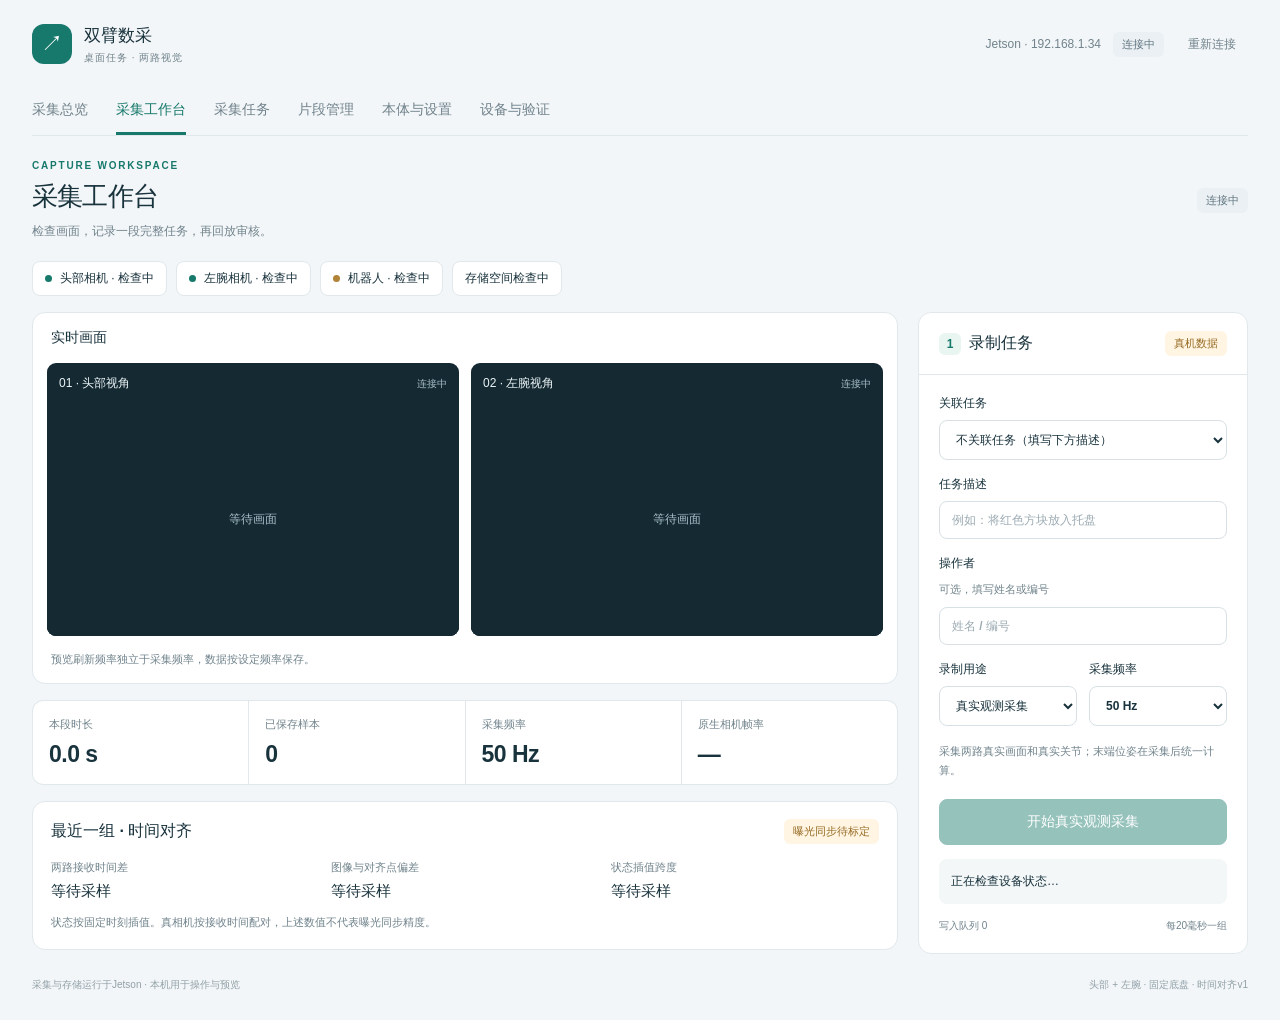
<file: gui_source/gui_shell.html>
<!doctype html>
<html lang="zh-CN"><head><meta charset="utf-8"><meta name="viewport" content="width=device-width,initial-scale=1"><title>双臂数采 · 采集工作台</title>
<style>
:root{--ink:#19333d;--muted:#70838c;--line:#e0e8ec;--teal:#16796b;--green:#e9f5f0;--amber:#fff5e2;font-family:"Segoe UI","Microsoft YaHei",sans-serif;color:var(--ink);background:#f3f6f8;font-size:14px;font-synthesis:none}*{box-sizing:border-box}body{margin:0}h1,h2,h3,p{margin:0}h1{font-size:26px;letter-spacing:-.8px}h2{font-size:16px}h3{font-size:13px}p{line-height:1.7}button,input,select{font:inherit}button{border:1px solid var(--line);border-radius:8px;background:white;color:var(--ink);padding:10px 15px;cursor:pointer;font-weight:600}button:hover:not(:disabled){background:#edf4f3}button:disabled{opacity:.45;cursor:not-allowed}button:focus-visible,input:focus-visible,select:focus-visible,a:focus-visible,summary:focus-visible{outline:3px solid #8ec7ba;outline-offset:3px}.primary{background:var(--teal);border-color:var(--teal);color:white}.primary:hover:not(:disabled){background:#10665a}.stop{color:#ad4141;border-color:#edc4c1;background:#fff8f7}.small-button{font-size:12px;padding:7px 11px}.quiet{background:transparent;border-color:transparent;color:var(--muted)}a{color:var(--teal);text-underline-offset:3px}.muted{font-size:12px;color:var(--muted)}.badge{display:inline-flex;align-items:center;gap:6px;background:#eaf0f3;color:#617681;border-radius:6px;padding:5px 9px;font-size:11px;font-weight:600;white-space:nowrap}.badge.green{background:var(--green);color:#187361}.badge.amber{background:var(--amber);color:#966b24}.badge.red{background:#fff0ed;color:#b2413b}.dot{display:inline-block;width:7px;height:7px;background:currentColor;border-radius:50%;flex:none}[hidden]{display:none!important}
.shell{max-width:1480px;margin:auto;padding:0 32px 28px}.topbar{min-height:88px;display:flex;align-items:center;justify-content:space-between;gap:16px}.brand{display:flex;align-items:center;gap:12px}.mark{width:40px;height:40px;display:grid;place-items:center;background:var(--teal);border-radius:12px;color:white;font-size:22px;font-weight:700}.brand-title{font-size:17px;font-weight:700}.brand-sub{font-size:10px;color:var(--muted);letter-spacing:1px;margin-top:4px}.connection{display:flex;align-items:center;gap:12px}.tabs{display:flex;gap:28px;border-bottom:1px solid var(--line);margin-bottom:24px}.tab{padding:13px 0;border:0;border-bottom:3px solid transparent;border-radius:0;background:none;color:var(--muted)}.tab[aria-selected=true]{color:var(--teal);border-bottom-color:var(--teal)}.tab:hover:not(:disabled){background:none}.page-title{display:flex;align-items:center;justify-content:space-between;gap:16px;margin-bottom:20px}.eyebrow{font-size:10px;letter-spacing:1.8px;font-weight:700;color:var(--teal);margin-bottom:8px}.subtitle{font-size:12px;color:var(--muted);margin-top:7px}.notice{display:flex;gap:12px;align-items:center;background:var(--amber);border:1px solid #eedcba;border-radius:10px;padding:12px 15px;font-size:12px;color:#896021;line-height:1.7;margin-bottom:18px}.notice.error{background:#fff0ed;color:#a94039;border-color:#efc5bf}.device-strip{display:flex;flex-wrap:wrap;gap:9px;margin-bottom:16px}.device-pill{background:#fff;border:1px solid var(--line);border-radius:8px;padding:8px 12px;font-size:12px;display:flex;align-items:center;gap:8px}.device-pill .dot{color:var(--teal)}.device-pill.warn .dot{color:#b18338}.device-pill.bad .dot{color:#b8413e}.panel{background:#fff;border:1px solid var(--line);border-radius:13px;min-width:0}.panel-head{padding:18px 20px;display:flex;align-items:center;justify-content:space-between;gap:10px;border-bottom:1px solid var(--line)}.panel-body{padding:20px}.work-grid{display:grid;grid-template-columns:minmax(0,1fr) 330px;gap:20px;align-items:start}.view-column{min-width:0}.view-top{padding:16px 18px;display:flex;align-items:center;justify-content:space-between;gap:10px}.view-top h2{font-size:14px}.cameras{display:grid;grid-template-columns:repeat(2,minmax(0,1fr));gap:12px;padding:0 14px 14px}.camera{background:#142932;border-radius:9px;overflow:hidden;min-width:0;position:relative}.camera img{display:block;width:100%;aspect-ratio:16/9;object-fit:contain;background:#142932}.camera label{padding:12px;color:#edf6f8;display:flex;justify-content:space-between;align-items:center;font-size:12px;gap:6px}.camera label .muted{font-size:10px;color:#a9c0ca}.camera-fallback{position:absolute;inset:40px 0 0;display:grid;place-items:center;background:#142932;color:#a9c0ca;font-size:12px;pointer-events:none}.preview-note{font-size:11px;color:var(--muted);padding:0 18px 14px}.metrics{display:grid;grid-template-columns:repeat(4,minmax(0,1fr));gap:1px;background:var(--line);border:1px solid var(--line);border-radius:11px;overflow:hidden;margin-top:16px}.metric{background:white;padding:16px;min-width:0}.metric small{display:block;font-size:11px;color:var(--muted);margin-bottom:9px}.metric strong{font-size:23px;font-weight:650;letter-spacing:-.5px;font-variant-numeric:tabular-nums}.quality{padding:17px 18px;margin-top:16px}.quality-head{display:flex;align-items:center;justify-content:space-between;gap:10px}.quality-items{display:grid;grid-template-columns:repeat(3,minmax(0,1fr));gap:12px;margin-top:16px}.quality-items small{display:block;font-size:11px;color:var(--muted);margin-bottom:7px}.quality-items strong{font-size:15px;font-variant-numeric:tabular-nums}.quality p{font-size:11px;color:var(--muted);margin-top:12px}.record-panel{position:sticky;top:16px}.step{display:inline-grid;place-items:center;width:22px;height:22px;border-radius:6px;background:var(--green);color:var(--teal);font-size:12px;margin-right:8px}.field{display:flex;flex-direction:column;gap:8px;margin-bottom:16px;font-size:12px;font-weight:600}input[type=text],input[type=search],select{padding:11px 12px;background:white;border:1px solid #d7e1e5;border-radius:8px;color:var(--ink);width:100%;min-width:0}input::placeholder{color:#9cabb2}input:disabled,select:disabled{background:#f6f8f9;color:#889aa3}.field-row{display:grid;grid-template-columns:1fr 1fr;gap:12px}.help{font-size:11px;color:var(--muted);line-height:1.7;font-weight:400}.record-actions{display:flex;flex-direction:column;gap:9px;margin-top:20px}.record-actions button{width:100%;padding:13px}.phase-hint{margin-top:14px;background:#f3f7f8;border-radius:8px;padding:12px;font-size:12px;line-height:1.7}.review-box{background:#f0faf5;border:1px solid #bcded1;border-radius:9px;padding:14px;margin-top:15px}.review-box p{font-size:12px;margin-top:8px;overflow-wrap:anywhere}.review-buttons{display:flex;gap:8px;margin-top:12px}.review-buttons button{flex:1;font-size:12px;padding:9px 5px}.review-success{display:flex;gap:7px;align-items:center;font-size:12px;margin-top:12px}input[type=checkbox]{width:16px;height:16px;accent-color:var(--teal);cursor:pointer}.record-footer{display:flex;align-items:center;justify-content:space-between;gap:8px;margin-top:15px;font-size:10px;color:var(--muted)}.error-box{display:none;background:#fff0ee;border:1px solid #efc7c0;color:#ad3d37;border-radius:8px;padding:12px;font-size:12px;overflow-wrap:anywhere;margin-top:12px}.replay-bar{padding:14px 18px;border-top:1px solid var(--line)}.replay-title{font-size:12px;overflow-wrap:anywhere;margin-bottom:10px}.replay{display:flex;align-items:center;gap:10px}input[type=range]{width:100%;min-width:0;accent-color:var(--teal)}#replayFrame{white-space:nowrap;font-size:11px;font-variant-numeric:tabular-nums}.library-toolbar{display:grid;grid-template-columns:minmax(200px,1fr) 150px 150px;gap:12px;margin-bottom:18px}.library-toolbar label{display:flex;flex-direction:column;gap:6px;font-size:11px;color:var(--muted)}.episode{display:grid;grid-template-columns:20px minmax(0,1fr) auto;align-items:center;gap:14px;padding:17px 20px;border-bottom:1px solid var(--line)}.episode:last-child{border:0}.episode-text{min-width:0}.episode-text strong{font-size:13px;display:block;overflow-wrap:anywhere}.episode-info{display:flex;align-items:center;flex-wrap:wrap;gap:8px;margin-top:7px;font-size:11px;color:var(--muted)}.episode-id{font:10px Consolas,monospace;color:#91a0a8;margin-top:7px;overflow-wrap:anywhere}.empty{text-align:center;padding:48px 20px;color:var(--muted)}.empty strong{display:block;color:var(--ink);font-size:15px;margin-bottom:8px}.empty p{font-size:12px}.library-footer{display:flex;justify-content:space-between;align-items:center;flex-wrap:wrap;gap:14px;padding:16px 20px;border-top:1px solid var(--line)}.pagination{display:flex;align-items:center;gap:10px;font-size:12px;color:var(--muted)}.export-bar{margin-top:18px;padding:18px 20px;display:flex;justify-content:space-between;align-items:center;gap:16px}.export-bar p{font-size:12px;color:var(--muted);margin-top:5px}.path{font:11px/1.7 Consolas,monospace;color:#587381;overflow-wrap:anywhere;background:#f2f6f8;border-radius:8px;padding:12px;margin-top:12px}.device-checks{display:grid;grid-template-columns:repeat(3,minmax(0,1fr));gap:16px;margin-bottom:18px}.device-check{padding:20px;background:#fff;border:1px solid var(--line);border-radius:12px;display:flex;flex-direction:column;gap:12px;min-width:0}.device-check .muted{overflow-wrap:anywhere}.arm-state{display:grid;grid-template-columns:1fr 1fr;gap:14px;margin-top:15px}.arm-state>div{background:#f5f8f9;border-radius:8px;padding:16px;min-width:0}.values{font:12px/1.9 Consolas,monospace;color:#4e6976;white-space:pre-wrap;overflow-wrap:anywhere;margin-top:10px}details.panel{margin-bottom:16px}details.panel>summary{padding:19px 20px;cursor:pointer;font-size:14px;font-weight:600}details.panel[open]>summary{border-bottom:1px solid var(--line)}.controls{display:flex;align-items:center;flex-wrap:wrap;gap:10px;margin-top:16px}#demoSteps{display:grid;grid-template-columns:repeat(3,minmax(0,1fr));gap:10px;margin-top:18px}#demoSteps>div{min-width:0;overflow-wrap:anywhere}.footer{display:flex;justify-content:space-between;gap:10px;padding-top:24px;font-size:10px;color:#91a0a8}.toast{position:fixed;bottom:24px;left:50%;transform:translateX(-50%);max-width:calc(100% - 32px);padding:13px 20px;border-radius:10px;background:#203c47;color:white;box-shadow:0 8px 24px #18334525;font-size:13px;z-index:20;overflow-wrap:anywhere}
@media(min-width:1400px){.work-grid{grid-template-columns:minmax(0,1fr) 360px}}@media(max-width:1050px){.shell{padding:0 20px 24px}.work-grid{grid-template-columns:minmax(0,1fr) 300px}.cameras{grid-template-columns:1fr}.camera img{max-height:240px}.metrics{grid-template-columns:repeat(2,minmax(0,1fr))}.connection-note{display:none}}
@media(max-width:720px){.shell{padding:0 16px 20px}.topbar{min-height:76px;gap:8px}.mark{width:34px;height:34px;font-size:19px}.brand-title{font-size:15px}.brand-sub{font-size:9px}.connection{gap:4px}.connection .small-button{padding:7px}.tabs{gap:22px;font-size:13px;margin-bottom:20px}.page-title{align-items:flex-start}h1{font-size:23px}.device-pill{font-size:11px;padding:7px 9px}.work-grid{grid-template-columns:1fr}.record-panel{position:static}.cameras{grid-template-columns:repeat(2,minmax(0,1fr));gap:8px;padding:0 10px 10px}.camera label{padding:9px 8px;font-size:11px;flex-wrap:wrap}.camera label .muted{font-size:9px}.camera img{max-height:none}.metrics{grid-template-columns:repeat(4,minmax(0,1fr))}.metric{padding:13px 9px}.metric small{font-size:9px}.metric strong{font-size:17px}.quality{padding:15px}.quality-head{align-items:flex-start}.quality-items{gap:8px}.quality-items small{font-size:10px}.quality-items strong{font-size:13px}.library-toolbar{grid-template-columns:1fr 1fr}.library-toolbar .search{grid-column:1/-1}.episode{padding:15px 13px;gap:9px}.export-bar{align-items:stretch;flex-direction:column}.device-checks,.arm-state,#demoSteps{grid-template-columns:1fr}.footer{flex-direction:column;gap:5px}.panel-body{padding:17px}.notice{padding:11px 12px}}
@media(prefers-reduced-motion:reduce){*{scroll-behavior:auto!important;transition:none!important}}
</style></head><body><main class="shell">
<header class="topbar"><div class="brand"><div class="mark" aria-hidden="true">↗</div><div><div class="brand-title">双臂数采</div><div class="brand-sub">桌面任务 · 两路视觉</div></div></div><div class="connection"><span class="muted connection-note">Jetson · 192.168.1.34</span><span class="badge" id="connectionBadge" role="status">连接中</span><button id="reconnect" class="small-button quiet">重新连接</button></div></header>
<nav class="tabs" role="tablist" aria-label="工作区域"><button class="tab" role="tab" id="tab-dashboard" aria-selected="false" aria-controls="dashboard" data-tab="dashboard" tabindex="-1">采集总览</button><button class="tab" role="tab" id="tab-capture" aria-selected="true" aria-controls="capture" data-tab="capture">采集工作台</button><button class="tab" role="tab" id="tab-tasks" aria-selected="false" aria-controls="tasks" data-tab="tasks" tabindex="-1">采集任务</button><button class="tab" role="tab" id="tab-library" aria-selected="false" aria-controls="library" data-tab="library" tabindex="-1">片段管理 <span id="episodeCount"></span></button><button class="tab" role="tab" id="tab-robot" aria-selected="false" aria-controls="robot" data-tab="robot" tabindex="-1">本体与设置</button><button class="tab" role="tab" id="tab-devices" aria-selected="false" aria-controls="devices" data-tab="devices" tabindex="-1">设备与验证</button></nav>
<section id="exportNotice" class="export-notice" aria-label="导出状态" hidden><span id="exportNoticeText" role="status" aria-live="polite"></span><button id="exportNoticeOpen" type="button" class="small-button">查看导出</button></section>
<div class="notice error" id="connectionAlert" hidden role="alert">连接已中断。请检查网络或使用本地启动器恢复服务，页面会自动重试。服务器上的录制不一定已经停止。</div><div class="notice" id="storageAlert" hidden></div>
<section id="capture" role="tabpanel" aria-labelledby="tab-capture"><div class="page-title"><div><div class="eyebrow">CAPTURE WORKSPACE</div><h1>采集工作台</h1><p class="subtitle">检查画面，记录一段完整任务，再回放审核。</p></div><span class="badge" id="phase">连接中</span></div>
<div class="device-strip"><div class="device-pill" id="headPill"><span class="dot"></span><span>头部相机 · 检查中</span></div><div class="device-pill" id="wristPill"><span class="dot"></span><span>左腕相机 · 检查中</span></div><div class="device-pill warn" id="robotPill"><span class="dot"></span><span>机器人 · 检查中</span></div><div class="device-pill" id="diskSpace">存储空间检查中</div></div>
<div class="work-grid"><div class="view-column"><div class="panel"><div class="view-top"><h2 id="previewMode">实时画面</h2><button id="live" class="small-button quiet" hidden>返回实时画面</button></div><div class="cameras">
<div class="camera"><label>01 · 头部视角 <span class="muted">连接中</span></label><img id="head" alt="头部相机画面"><div class="camera-fallback" id="headFallback">等待画面</div></div>
<div class="camera"><label>02 · 左腕视角 <span class="muted">连接中</span></label><img id="left_wrist" alt="左腕相机画面"><div class="camera-fallback" id="left_wristFallback">等待画面</div></div>
</div><p class="preview-note" id="previewNote">预览刷新频率独立于采集频率，数据按设定频率保存。</p><div id="replayControls" class="replay-bar" hidden><div id="replayTitle" class="replay-title"></div><div class="replay-toolbar"><button class="small-button primary" id="replayPlay" type="button" disabled>播放</button><button class="small-button" id="replayRestart" type="button" disabled>从头播放</button><span id="replayTime" class="muted">0:00 / 0:00</span><span id="replayStatus" class="help" role="status">已暂停</span></div><div class="replay"><button class="small-button" id="previousFrame" aria-label="上一帧">←</button><input type="range" id="replaySlider" min="0" max="0" value="0" aria-label="回放帧"><button class="small-button" id="nextFrame" aria-label="下一帧">→</button><span class="muted" id="replayFrame">0 / 0</span></div></div></div>
<div class="metrics"><div class="metric"><small>本段时长</small><strong id="duration">0.0 s</strong></div><div class="metric"><small>已保存样本</small><strong id="frameCount">0</strong></div><div class="metric"><small>采集频率</small><strong id="sampleHz">50 Hz</strong></div><div class="metric"><small>原生相机帧率</small><strong id="cameraSpeed">—</strong></div></div>
<div class="panel quality"><div class="quality-head"><h2 id="qualityTitle">最近一组 · 时间对齐</h2><span class="badge amber">曝光同步待标定</span></div><div class="quality-items"><div><small>两路接收时间差</small><strong id="pairSkew">等待采样</strong></div><div><small>图像与对齐点偏差</small><strong id="imageOffset">等待采样</strong></div><div><small>状态插值跨度</small><strong id="interpolationGap">等待采样</strong></div></div><p id="timingStatus">状态按固定时刻插值。真相机按接收时间配对，上述数值不代表曝光同步精度。</p></div></div>
<aside class="panel record-panel" aria-label="录制操作"><div class="panel-head"><h2 id="capturePanelTitle"><span class="step">1</span>录制任务</h2><span class="badge amber" id="sourceBadge">真机数据</span></div><div class="panel-body"><div id="captureSetup">
<label class="field">关联任务<select id="captureTask"><option value="">不关联任务（填写下方描述）</option></select></label><label class="field">任务描述<input id="task" type="text" maxlength="300" placeholder="例如：将红色方块放入托盘"></label><label class="field">操作者 <span class="help">可选，填写姓名或编号</span><input id="operator" type="text" maxlength="80" placeholder="姓名 / 编号" autocomplete="off"></label>
<div class="field-row"><label class="field">录制用途<select id="capturePurpose"><option value="observation">真实观测采集</option><option value="training">正式示教（未就绪）</option></select></label><label class="field">采集频率<select id="sampleRate"><option value="5">5 Hz</option><option value="10">10 Hz</option><option value="20">20 Hz</option><option value="30">30 Hz</option><option value="50" selected>50 Hz</option></select></label></div>
<p class="help" id="purposeHint">采集两路真实画面和真实关节；末端位姿在采集后统一计算。</p><div class="record-actions"><button class="primary" id="start" disabled>开始真实观测采集</button><button class="stop" id="stop" disabled hidden>结束录制</button></div><p class="phase-hint" id="hint">正在检查设备状态…</p>
</div><div class="review-box" id="reviewBox" hidden><h3><span class="step">2</span>审核所选片段</h3><p id="reviewLabel"></p><button class="small-button" id="reviewCurrent" style="margin-top:10px">回放待审核片段</button><div id="reviewDecision"><label class="field" style="margin-top:12px">任务结果（人工标注）<select id="success"><option value="unknown">未标注</option><option value="success">成功</option><option value="failure">失败</option></select></label><div class="review-buttons"><button class="primary" id="keep" disabled>保留片段</button><button id="discard" disabled>舍弃片段</button></div><p class="help">舍弃只改变审核状态，原始数据仍保留。</p></div><p id="reviewDecisionStatus" class="help"></p><button id="returnCaptureSide" class="primary" type="button">返回采集，录制下一轮</button></div><div class="error-box" id="error" role="alert"></div><div class="record-footer"><span id="queue">写入队列 0</span><span id="sampleInterval">每20毫秒一组</span></div></div></aside></div></section>
<section id="library" role="tabpanel" aria-labelledby="tab-library" hidden><div class="page-title"><div><div class="eyebrow">EPISODE LIBRARY</div><h1>片段管理</h1><p class="subtitle">回放、筛选与导出。历史数据完整保留。</p></div><button class="small-button" id="refreshEpisodes">刷新列表</button></div>
<div class="library-toolbar"><label class="search">搜索任务或片段编号<input id="episodeSearch" type="search" placeholder="输入任务描述或片段编号"></label><label>审核状态<select id="episodeFilter"><option value="all">全部状态</option><option value="COMMITTED">已保留</option><option value="REVIEW">待审核</option><option value="FAULT">故障 / 中断恢复</option><option value="DISCARDED">已舍弃</option></select></label><label>数据版本<select id="versionFilter"><option value="current">当前采集版本</option><option value="all">全部版本</option></select></label></div>
<div class="panel"><div class="panel-head"><h2 id="libraryCount">正在加载片段</h2><button class="small-button quiet" id="clearSelection">清空选择</button></div><div id="episodes"></div><div class="library-footer"><span class="muted">每页8段 · 观测片段可回放；训练导出需要真实动作目标</span><div class="pagination"><button class="small-button" id="prevPage">上一页</button><span id="pageNumber">1 / 1</span><button class="small-button" id="nextPage">下一页</button></div></div></div>
<div class="panel export-bar"><div><strong id="selectionCount">未选择片段</strong><p id="selectionHint">不同采集版本不能混合导出。</p></div><button class="primary" id="export" disabled>导出选中片段</button></div><div id="exportInfo" role="status"></div></section>
<section id="devices" role="tabpanel" aria-labelledby="tab-devices" hidden><div class="page-title"><div><div class="eyebrow">DEVICES & VALIDATION</div><h1>设备与验证</h1><p class="subtitle">查看真实设备健康、关节反馈、末端位姿与时间诊断。</p></div></div><div id="deviceChecks" class="device-checks"></div><div class="notice" id="sourceMessage">正在连接真实机器人反馈和双相机。</div>
<details class="panel" id="timingPanel"><summary>自动时间诊断 · 无需摆放标记</summary><div class="panel-body"><p class="muted">连续观察最近30秒的相机数据，不额外保存图像。统计接收间隔和处理耗时，包含空闲及导出时段；录制统计单独列在下方。曝光同步仍需实测。</p><p class="help">诊断基于当前配置的真实观测；历史低分辨率验收不能替代高分辨率复测。</p><div class="controls"><button id="refreshTiming" class="small-button">刷新诊断</button><a href="/api/timing/diagnostics" target="_blank" rel="noopener">查看原始报告</a></div><p id="timingDiagnosticStatus" class="help" style="margin-top:12px" role="status">展开后自动读取</p><div id="timingCameras" class="arm-state"></div><div id="timingAlignment" class="path">尚无当前片段统计</div></div></details>
<details class="panel"><summary>机器人实际反馈与目标动作</summary><div class="panel-body"><p class="muted" id="stateMode">当前真实机器人反馈</p><div class="arm-state"><div><h3>左臂</h3><div class="values" id="leftState">等待反馈</div></div><div><h3>右臂</h3><div class="values" id="rightState">等待反馈</div></div></div><p class="help" style="margin-top:14px">位置m；关节rad；四元数wxyz；夹爪通道保留原始归一化值，开合含义待映射。</p><div class="path" id="dataPath"></div></div></details>
</section>
<footer class="footer"><span>采集与存储运行于Jetson · 本机用于操作与预览</span><span>头部 + 左腕 · 固定底盘 · 时间对齐v1</span></footer></main><div id="announcements" role="status" aria-live="polite"></div>
<script>
<!--SCRIPT-->
</script></body></html>
</file>
